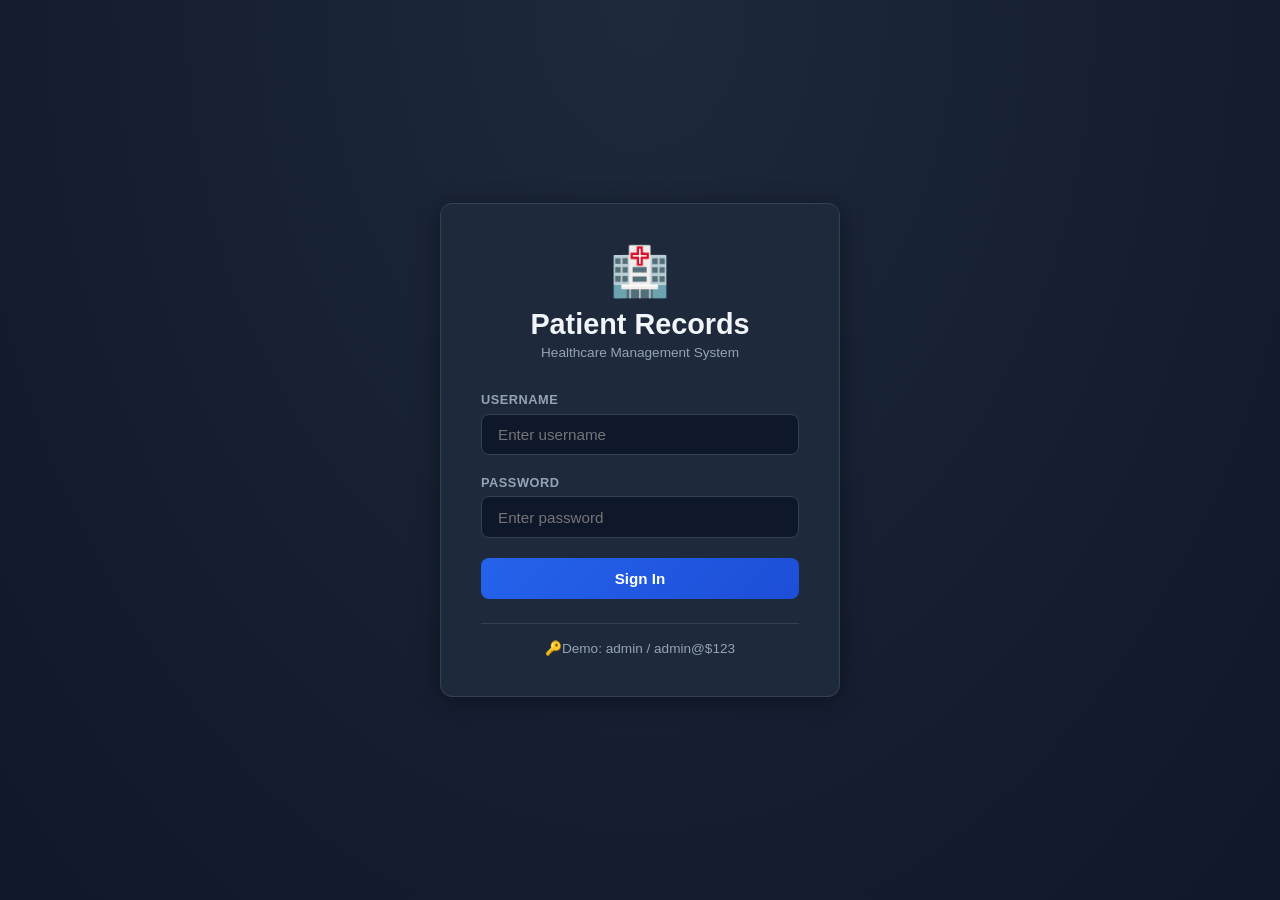
<file: index.html>
<!DOCTYPE html>
<html lang="en">
<head>
    <meta charset="UTF-8">
    <meta name="viewport" content="width=device-width, initial-scale=1.0">
    <title>Patient Records System</title>
    <link rel="stylesheet" href="style.css">
    <meta http-equiv="refresh" content="0; url=login.html">
</head>
<body>
    <div style="display:flex;align-items:center;justify-content:center;min-height:100vh;background:var(--bg-primary);">
        <div style="text-align:center;color:var(--text-secondary);">
            <div style="font-size:3rem;margin-bottom:1rem;">🏥</div>
            <p>Loading Patient Records System...</p>
            <p><a href="login.html" style="color:var(--primary);">Click here if not redirected</a></p>
        </div>
    </div>
</body>
</html>
</file>
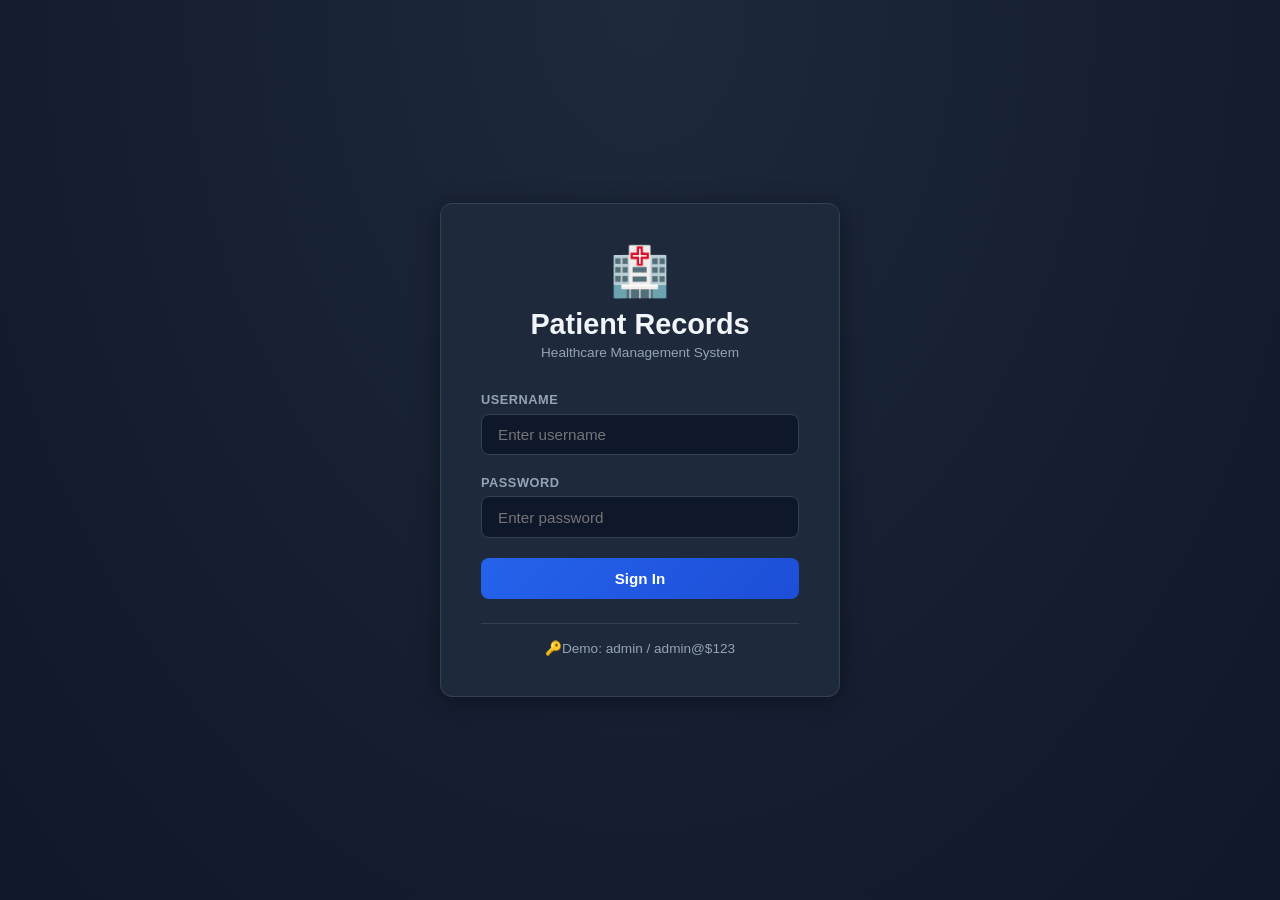
<file: appointment.html>
<!DOCTYPE html>
<html lang="en">
<head>
    <meta charset="UTF-8">
    <meta name="viewport" content="width=device-width, initial-scale=1.0">
    <title>Patient Records - Appointments</title>
    <link rel="stylesheet" href="style.css">
</head>
<body>
    <div class="app">
        <!-- Sidebar -->
        <aside class="sidebar">
            <div class="sidebar-brand">
                <span class="brand-icon">🏥</span>
                <span class="brand-text">Patient Records</span>
            </div>
            <nav class="sidebar-nav">
                <a href="dashboard.html">
                    <span class="icon">📊</span>
                    <span>Dashboard</span>
                </a>
                <a href="patient.html">
                    <span class="icon">👤</span>
                    <span>Patients</span>
                </a>
                <a href="appointment.html" class="active">
                    <span class="icon">📅</span>
                    <span>Appointments</span>
                </a>
                <a href="doctors.html">
                    <span class="icon">👨‍⚕️</span>
                    <span>Doctors</span>
                </a>
                <a href="history.html">
                    <span class="icon">📋</span>
                    <span>Medical History</span>
                </a>
                <a href="prescription.html">
                    <span class="icon">💊</span>
                    <span>Prescriptions</span>
                </a>
            </nav>
            <button class="logout-btn" onclick="logout()">
                <span class="icon">🚪</span>
                <span>Logout</span>
            </button>
        </aside>

        <!-- Main Content -->
        <main class="main-content">
            <div class="topbar">
                <div class="page-title">
                    <h2>📅 Appointments</h2>
                    <p>Schedule and manage appointments</p>
                </div>
                <div class="user-info">
                    <span id="usernameDisplay">Admin</span>
                    <div class="user-avatar">A</div>
                </div>
            </div>

            <!-- Appointment Table -->
            <div class="table-container">
                <div class="table-header">
                    <h3>All Appointments</h3>
                    <div class="table-actions">
                        <input type="date" id="filterDate" onchange="filterAppointments()">
                        <button class="btn btn-primary" onclick="openAppointmentModal()">+ Book Appointment</button>
                    </div>
                </div>
                <table>
                    <thead>
                        <tr>
                            <th>Patient</th>
                            <th>Doctor</th>
                            <th>Date</th>
                            <th>Time</th>
                            <th>Status</th>
                            <th>Actions</th>
                        </tr>
                    </thead>
                    <tbody id="appointmentsTable">
                        <tr>
                            <td colspan="6" style="text-align:center;color:var(--text-secondary);">Loading appointments...</td>
                        </tr>
                    </tbody>
                </table>
            </div>
        </main>
    </div>

    <!-- Appointment Modal -->
    <div class="modal-overlay" id="appointmentModal">
        <div class="modal">
            <div class="modal-header">
                <h3 id="appointmentModalTitle">Book Appointment</h3>
                <button class="modal-close" onclick="closeModal('appointmentModal')">×</button>
            </div>
            <form id="appointmentForm" onsubmit="saveAppointment(event)">
                <input type="hidden" id="editAppointmentId">
                <div class="form-group">
                    <label>Patient *</label>
                    <select id="appointmentPatient" required>
                        <option value="">Select Patient</option>
                    </select>
                </div>
                <div class="form-group">
                    <label>Doctor *</label>
                    <select id="appointmentDoctor" required>
                        <option value="">Select Doctor</option>
                    </select>
                </div>
                <div class="form-row">
                    <div class="form-group">
                        <label>Date *</label>
                        <input type="date" id="appointmentDate" required>
                    </div>
                    <div class="form-group">
                        <label>Time *</label>
                        <input type="time" id="appointmentTime" required>
                    </div>
                </div>
                <div class="form-group">
                    <label>Reason</label>
                    <input type="text" id="appointmentReason" placeholder="Reason for visit">
                </div>
                <div class="modal-actions">
                    <button type="button" class="btn btn-secondary" onclick="closeModal('appointmentModal')">Cancel</button>
                    <button type="submit" class="btn btn-primary">Save Appointment</button>
                </div>
            </form>
        </div>
    </div>

    <script src="script.js"></script>
</body>
</html>
</file>
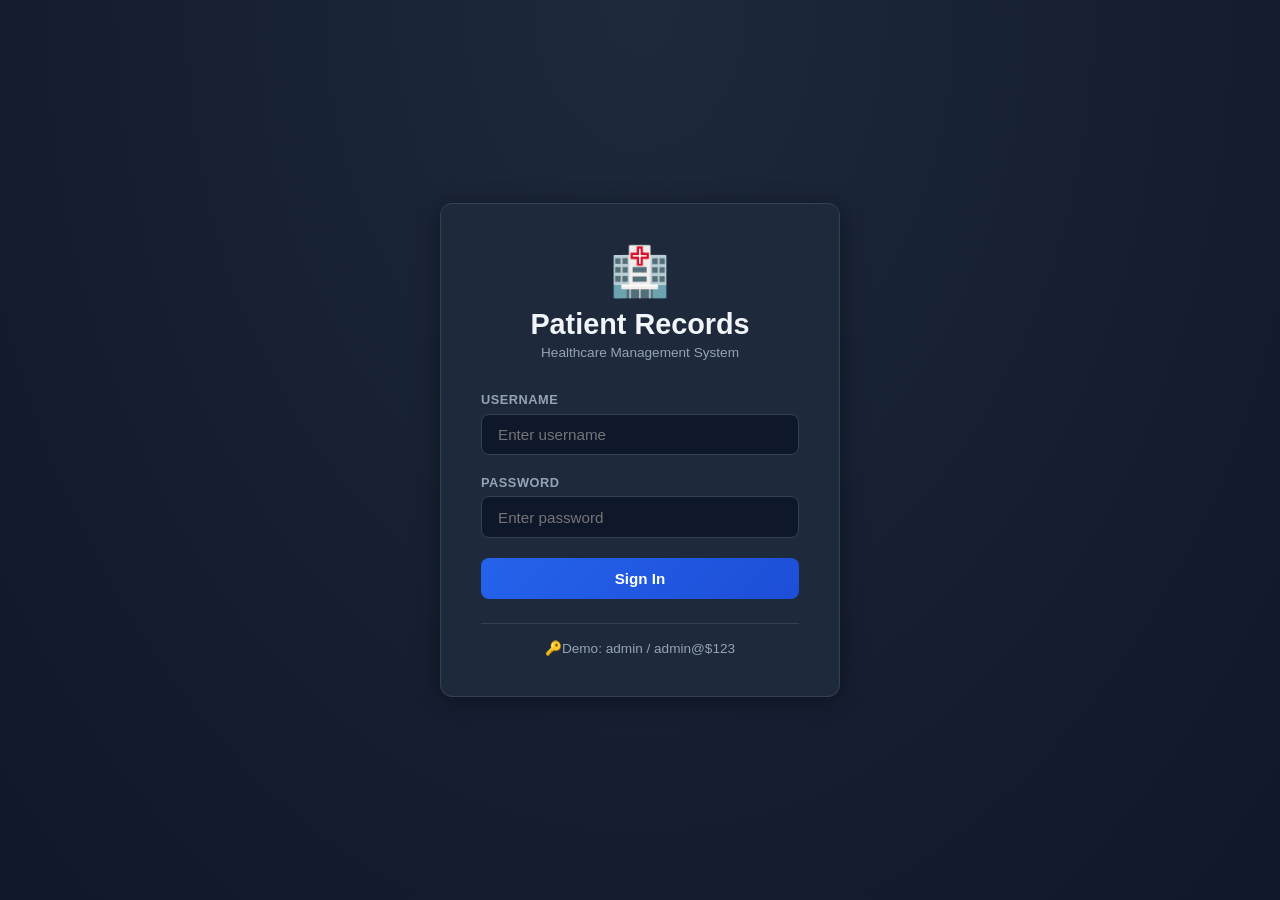
<file: dashboard.html>
<!DOCTYPE html>
<html lang="en">
<head>
    <meta charset="UTF-8">
    <meta name="viewport" content="width=device-width, initial-scale=1.0">
    <title>Patient Records - Dashboard</title>
    <link rel="stylesheet" href="style.css">
</head>
<body>
    <div class="app">
        <!-- Sidebar -->
        <aside class="sidebar">
            <div class="sidebar-brand">
                <span class="brand-icon">🏥</span>
                <span class="brand-text">Patient Records</span>
            </div>
            <nav class="sidebar-nav">
                <a href="dashboard.html" class="active">
                    <span class="icon">📊</span>
                    <span>Dashboard</span>
                </a>
                <a href="patient.html">
                    <span class="icon">👤</span>
                    <span>Patients</span>
                </a>
                <a href="appointment.html">
                    <span class="icon">📅</span>
                    <span>Appointments</span>
                </a>
                <a href="doctors.html">
                    <span class="icon">👨‍⚕️</span>
                    <span>Doctors</span>
                </a>
                <a href="history.html">
                    <span class="icon">📋</span>
                    <span>Medical History</span>
                </a>
                <a href="prescription.html">
                    <span class="icon">💊</span>
                    <span>Prescriptions</span>
                </a>
            </nav>
            <button class="logout-btn" onclick="logout()">
                <span class="icon">🚪</span>
                <span>Logout</span>
            </button>
        </aside>

        <!-- Main Content -->
        <main class="main-content">
            <!-- Top Bar -->
            <div class="topbar">
                <div class="page-title">
                    <h2>📊 Dashboard</h2>
                    <p>Overview of your healthcare facility</p>
                </div>
                <div class="user-info">
                    <span id="usernameDisplay">Admin</span>
                    <div class="user-avatar">A</div>
                </div>
            </div>

            <!-- Stats Grid -->
            <div class="stats-grid">
                <div class="stat-card">
                    <div class="stat-icon">👤</div>
                    <div class="stat-number" id="totalPatients">0</div>
                    <div class="stat-label">Total Patients</div>
                </div>
                <div class="stat-card">
                    <div class="stat-icon">📅</div>
                    <div class="stat-number" id="todayAppointments">0</div>
                    <div class="stat-label">Today's Appointments</div>
                </div>
                <div class="stat-card">
                    <div class="stat-icon">👨‍⚕️</div>
                    <div class="stat-number" id="totalDoctors">0</div>
                    <div class="stat-label">Active Doctors</div>
                </div>
                <div class="stat-card">
                    <div class="stat-icon">💊</div>
                    <div class="stat-number" id="activePrescriptions">0</div>
                    <div class="stat-label">Active Prescriptions</div>
                </div>
            </div>

            <!-- Recent Activity -->
            <div class="table-container">
                <div class="table-header">
                    <h3>📋 Recent Activity</h3>
                    <button class="btn btn-sm btn-primary" onclick="window.location.href='patient.html'">View All</button>
                </div>
                <table>
                    <thead>
                        <tr>
                            <th>Patient</th>
                            <th>Activity</th>
                            <th>Date</th>
                            <th>Status</th>
                        </tr>
                    </thead>
                    <tbody id="recentActivity">
                        <tr>
                            <td colspan="4" style="text-align:center;color:var(--text-secondary);">No recent activity</td>
                        </tr>
                    </tbody>
                </table>
            </div>
        </main>
    </div>
    <script src="script.js"></script>
</body>
</html>
</file>
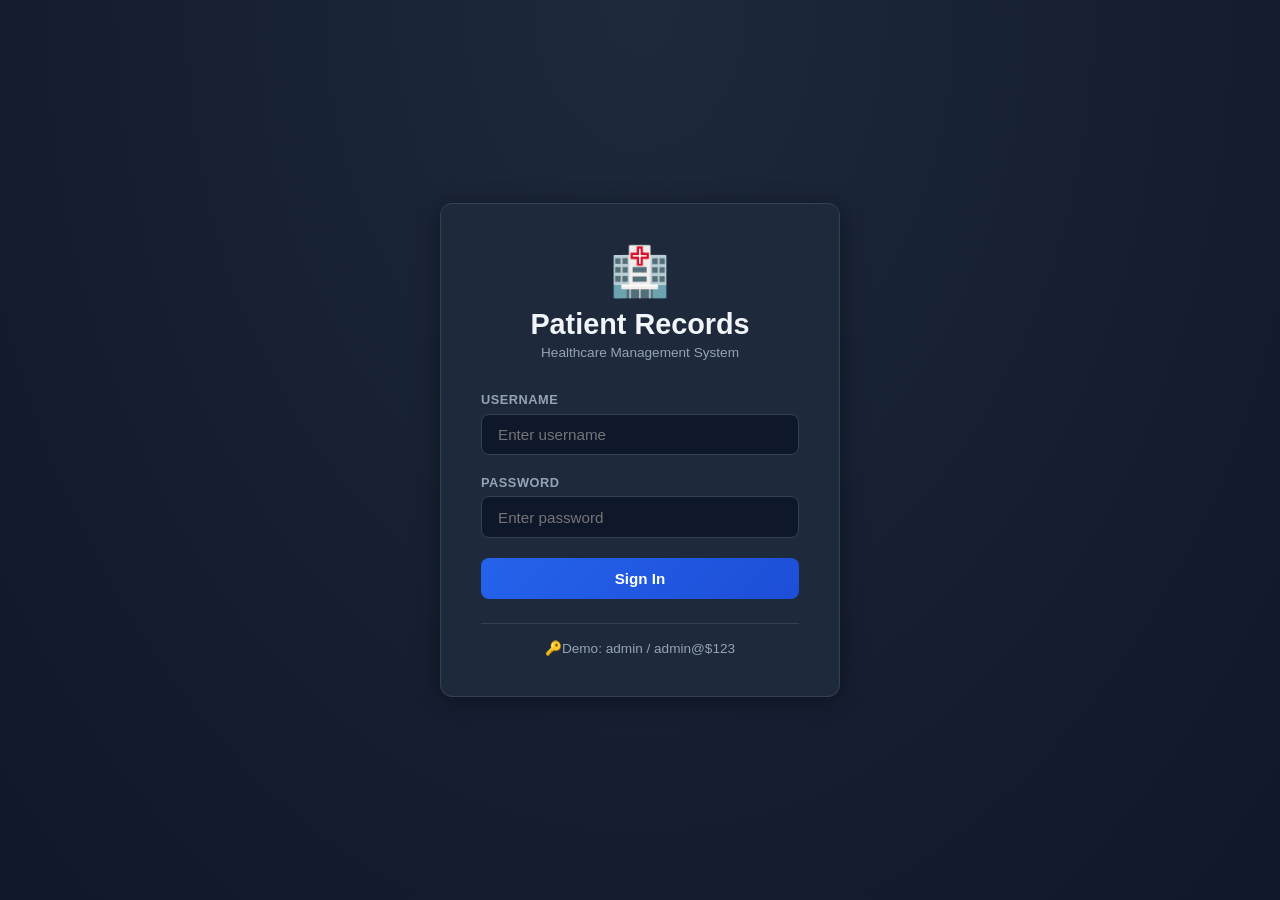
<file: doctors.html>
<!DOCTYPE html>
<html lang="en">
<head>
    <meta charset="UTF-8">
    <meta name="viewport" content="width=device-width, initial-scale=1.0">
    <title>Patient Records - Doctors</title>
    <link rel="stylesheet" href="style.css">
</head>
<body>
    <div class="app">
        <!-- Sidebar -->
        <aside class="sidebar">
            <div class="sidebar-brand">
                <span class="brand-icon">🏥</span>
                <span class="brand-text">Patient Records</span>
            </div>
            <nav class="sidebar-nav">
                <a href="dashboard.html">
                    <span class="icon">📊</span>
                    <span>Dashboard</span>
                </a>
                <a href="patient.html">
                    <span class="icon">👤</span>
                    <span>Patients</span>
                </a>
                <a href="appointment.html">
                    <span class="icon">📅</span>
                    <span>Appointments</span>
                </a>
                <a href="doctors.html" class="active">
                    <span class="icon">👨‍⚕️</span>
                    <span>Doctors</span>
                </a>
                <a href="history.html">
                    <span class="icon">📋</span>
                    <span>Medical History</span>
                </a>
                <a href="prescription.html">
                    <span class="icon">💊</span>
                    <span>Prescriptions</span>
                </a>
            </nav>
            <button class="logout-btn" onclick="logout()">
                <span class="icon">🚪</span>
                <span>Logout</span>
            </button>
        </aside>

        <!-- Main Content -->
        <main class="main-content">
            <div class="topbar">
                <div class="page-title">
                    <h2>👨‍⚕️ Doctors</h2>
                    <p>Manage doctor directory</p>
                </div>
                <div class="user-info">
                    <span id="usernameDisplay">Admin</span>
                    <div class="user-avatar">A</div>
                </div>
            </div>

            <!-- Doctors Table -->
            <div class="table-container">
                <div class="table-header">
                    <h3>All Doctors</h3>
                    <div class="table-actions">
                        <input type="text" id="searchDoctor" placeholder="🔍 Search doctors..." oninput="filterDoctors()">
                        <button class="btn btn-primary" onclick="openDoctorModal()">+ Add Doctor</button>
                    </div>
                </div>
                <table>
                    <thead>
                        <tr>
                            <th>Name</th>
                            <th>Specialty</th>
                            <th>Email</th>
                            <th>Phone</th>
                            <th>Available</th>
                            <th>Actions</th>
                        </tr>
                    </thead>
                    <tbody id="doctorsTable">
                        <tr>
                            <td colspan="6" style="text-align:center;color:var(--text-secondary);">Loading doctors...</td>
                        </tr>
                    </tbody>
                </table>
            </div>
        </main>
    </div>

    <!-- Doctor Modal -->
    <div class="modal-overlay" id="doctorModal">
        <div class="modal">
            <div class="modal-header">
                <h3 id="doctorModalTitle">Add Doctor</h3>
                <button class="modal-close" onclick="closeModal('doctorModal')">×</button>
            </div>
            <form id="doctorForm" onsubmit="saveDoctor(event)">
                <input type="hidden" id="editDoctorId">
                <div class="form-group">
                    <label>Full Name *</label>
                    <input type="text" id="doctorName" placeholder="Dr. Jane Smith" required>
                </div>
                <div class="form-group">
                    <label>Specialty *</label>
                    <select id="doctorSpecialty" required>
                        <option value="">Select Specialty</option>
                        <option value="Cardiology">Cardiology</option>
                        <option value="Dermatology">Dermatology</option>
                        <option value="Emergency Medicine">Emergency Medicine</option>
                        <option value="Endocrinology">Endocrinology</option>
                        <option value="Family Medicine">Family Medicine</option>
                        <option value="Gastroenterology">Gastroenterology</option>
                        <option value="Neurology">Neurology</option>
                        <option value="Obstetrics">Obstetrics</option>
                        <option value="Oncology">Oncology</option>
                        <option value="Ophthalmology">Ophthalmology</option>
                        <option value="Orthopedics">Orthopedics</option>
                        <option value="Pediatrics">Pediatrics</option>
                        <option value="Psychiatry">Psychiatry</option>
                        <option value="Pulmonology">Pulmonology</option>
                        <option value="Radiology">Radiology</option>
                        <option value="Surgery">Surgery</option>
                        <option value="Urology">Urology</option>
                    </select>
                </div>
                <div class="form-group">
                    <label>Email</label>
                    <input type="email" id="doctorEmail" placeholder="doctor@hospital.com">
                </div>
                <div class="form-group">
                    <label>Phone</label>
                    <input type="text" id="doctorPhone" placeholder="+1 234 567 890">
                </div>
                <div class="form-group">
                    <label>Available Days</label>
                    <input type="text" id="doctorAvailability" placeholder="Mon-Fri, 9:00 AM - 5:00 PM">
                </div>
                <div class="modal-actions">
                    <button type="button" class="btn btn-secondary" onclick="closeModal('doctorModal')">Cancel</button>
                    <button type="submit" class="btn btn-primary">Save Doctor</button>
                </div>
            </form>
        </div>
    </div>

    <script src="script.js"></script>
</body>
</html>
</file>
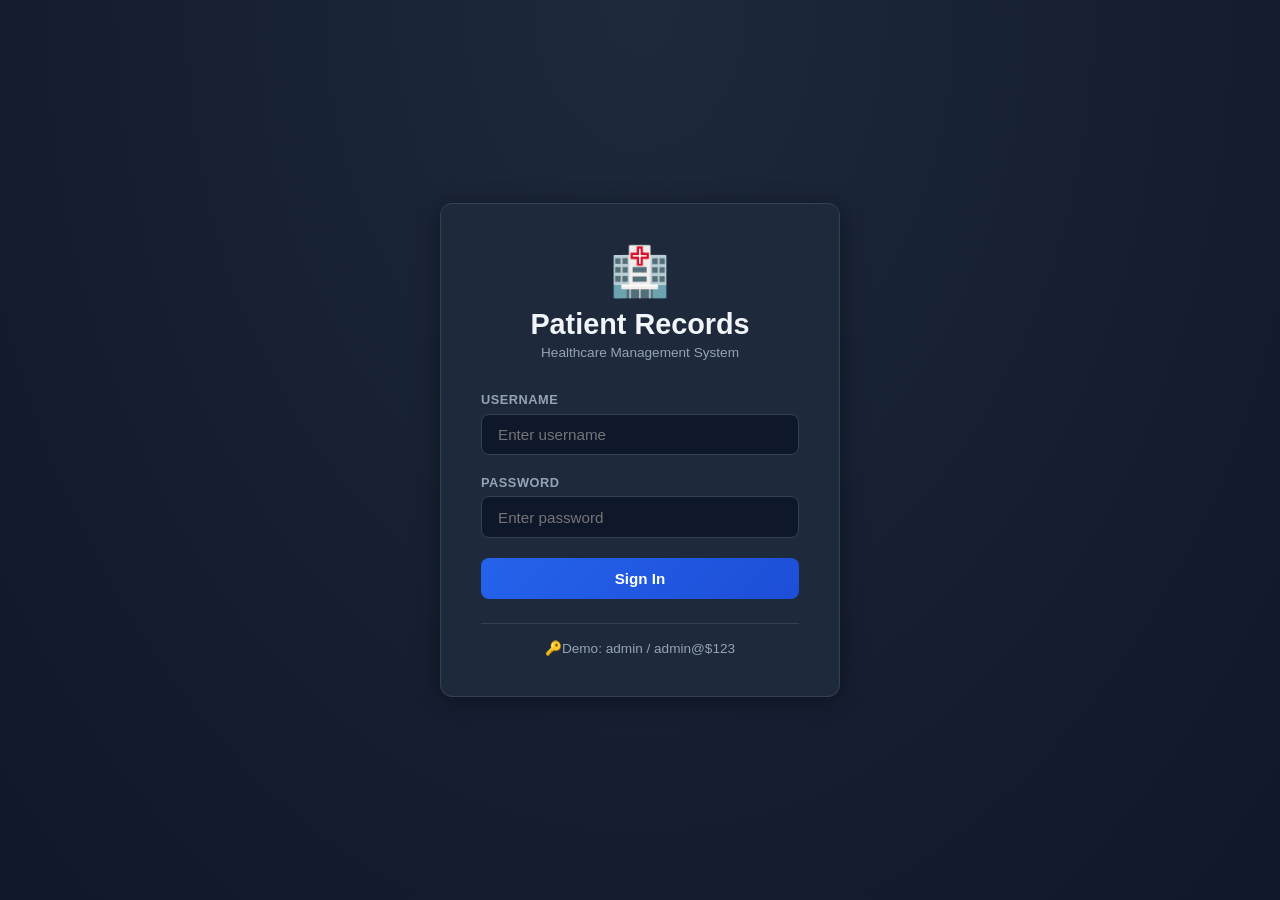
<file: history.html>
<!DOCTYPE html>
<html lang="en">
<head>
    <meta charset="UTF-8">
    <meta name="viewport" content="width=device-width, initial-scale=1.0">
    <title>Patient Records - Medical History</title>
    <link rel="stylesheet" href="style.css">
</head>
<body>
    <div class="app">
        <!-- Sidebar -->
        <aside class="sidebar">
            <div class="sidebar-brand">
                <span class="brand-icon">🏥</span>
                <span class="brand-text">Patient Records</span>
            </div>
            <nav class="sidebar-nav">
                <a href="dashboard.html">
                    <span class="icon">📊</span>
                    <span>Dashboard</span>
                </a>
                <a href="patient.html">
                    <span class="icon">👤</span>
                    <span>Patients</span>
                </a>
                <a href="appointment.html">
                    <span class="icon">📅</span>
                    <span>Appointments</span>
                </a>
                <a href="doctors.html">
                    <span class="icon">👨‍⚕️</span>
                    <span>Doctors</span>
                </a>
                <a href="history.html" class="active">
                    <span class="icon">📋</span>
                    <span>Medical History</span>
                </a>
                <a href="prescription.html">
                    <span class="icon">💊</span>
                    <span>Prescriptions</span>
                </a>
            </nav>
            <button class="logout-btn" onclick="logout()">
                <span class="icon">🚪</span>
                <span>Logout</span>
            </button>
        </aside>

        <!-- Main Content -->
        <main class="main-content">
            <div class="topbar">
                <div class="page-title">
                    <h2>📋 Medical History</h2>
                    <p>View and manage patient medical records</p>
                </div>
                <div class="user-info">
                    <span id="usernameDisplay">Admin</span>
                    <div class="user-avatar">A</div>
                </div>
            </div>

            <!-- Patient Selector -->
            <div class="filter-bar">
                <select id="historyPatientFilter" onchange="loadMedicalHistory()">
                    <option value="">Select Patient</option>
                </select>
                <button class="btn btn-primary" onclick="openRecordModal()">+ Add Record</button>
            </div>

            <!-- Timeline View -->
            <div class="timeline-container" id="timelineContainer">
                <div style="text-align:center;color:var(--text-secondary);padding:3rem;">
                    Select a patient to view their medical history
                </div>
            </div>
        </main>
    </div>

    <!-- Medical Record Modal -->
    <div class="modal-overlay" id="recordModal">
        <div class="modal">
            <div class="modal-header">
                <h3 id="recordModalTitle">Add Medical Record</h3>
                <button class="modal-close" onclick="closeModal('recordModal')">×</button>
            </div>
            <form id="recordForm" onsubmit="saveMedicalRecord(event)">
                <input type="hidden" id="editRecordId">
                <div class="form-group">
                    <label>Patient *</label>
                    <select id="recordPatient" required>
                        <option value="">Select Patient</option>
                    </select>
                </div>
                <div class="form-group">
                    <label>Diagnosis *</label>
                    <input type="text" id="recordDiagnosis" placeholder="e.g., Hypertension" required>
                </div>
                <div class="form-group">
                    <label>Treatment</label>
                    <input type="text" id="recordTreatment" placeholder="e.g., Prescribed medication">
                </div>
                <div class="form-group">
                    <label>Notes</label>
                    <textarea id="recordNotes" rows="3" placeholder="Additional notes..."></textarea>
                </div>
                <div class="modal-actions">
                    <button type="button" class="btn btn-secondary" onclick="closeModal('recordModal')">Cancel</button>
                    <button type="submit" class="btn btn-primary">Save Record</button>
                </div>
            </form>
        </div>
    </div>

    <script src="script.js"></script>
</body>
</html>
</file>
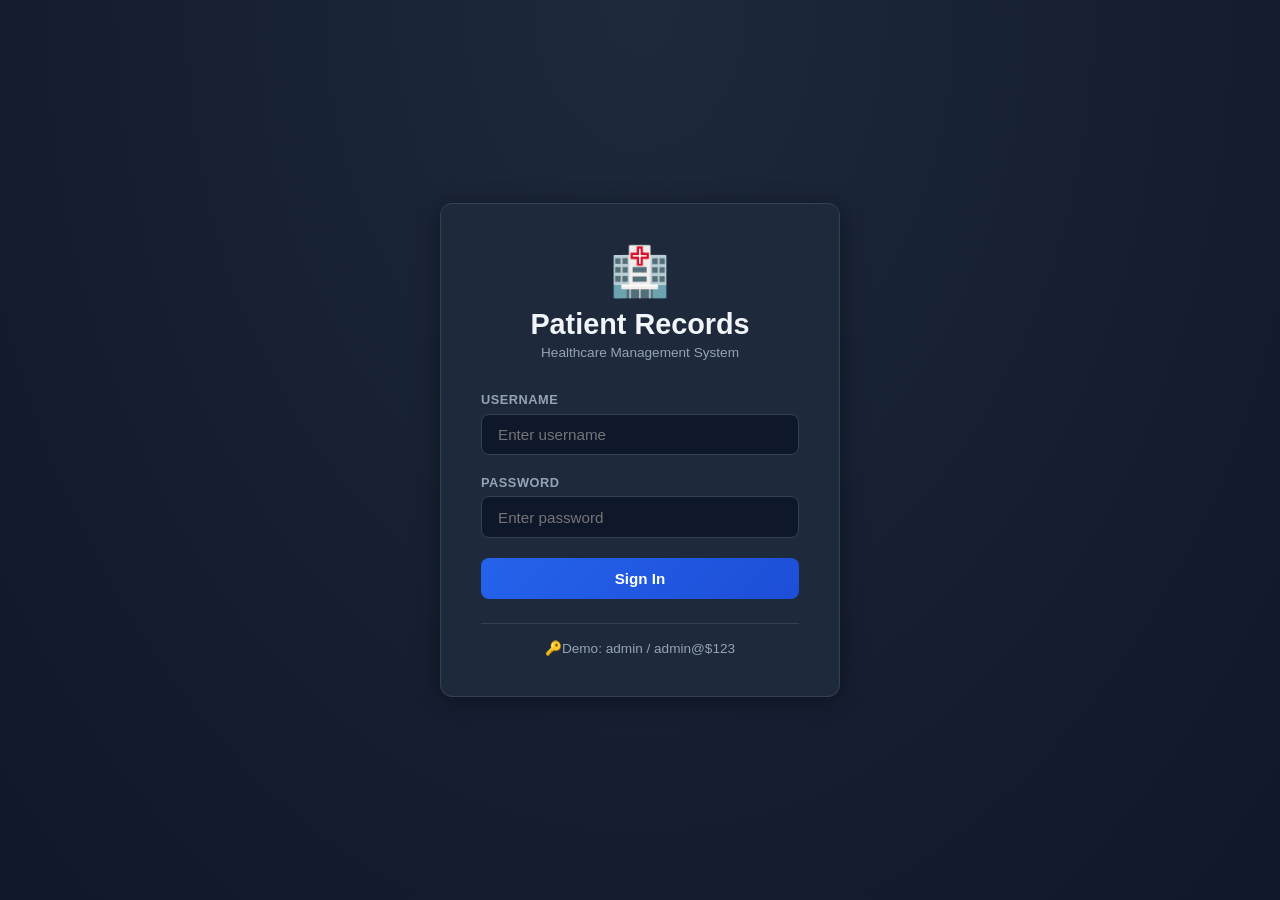
<file: login.html>
<!DOCTYPE html>
<html lang="en">
<head>
    <meta charset="UTF-8">
    <meta name="viewport" content="width=device-width, initial-scale=1.0">
    <title>Patient Records - Login</title>
    <link rel="stylesheet" href="style.css">
</head>
<body>
    <div class="login-page">
        <div class="login-card">
            <div class="login-header">
                <div class="logo">🏥</div>
                <h1>Patient Records</h1>
                <p>Healthcare Management System</p>
            </div>
            <form id="loginForm">
                <div class="form-group">
                    <label>Username</label>
                    <input type="text" id="username" placeholder="Enter username" required>
                </div>
                <div class="form-group">
                    <label>Password</label>
                    <input type="password" id="password" placeholder="Enter password"  required>
                </div>
                <button type="submit" class="btn-login">Sign In</button>
            </form>
            <div class="login-footer">
                🔑Demo: admin / admin@$123
            </div>
        </div>
    </div>
    <script src="script.js"></script>
</body>
</html>
</file>
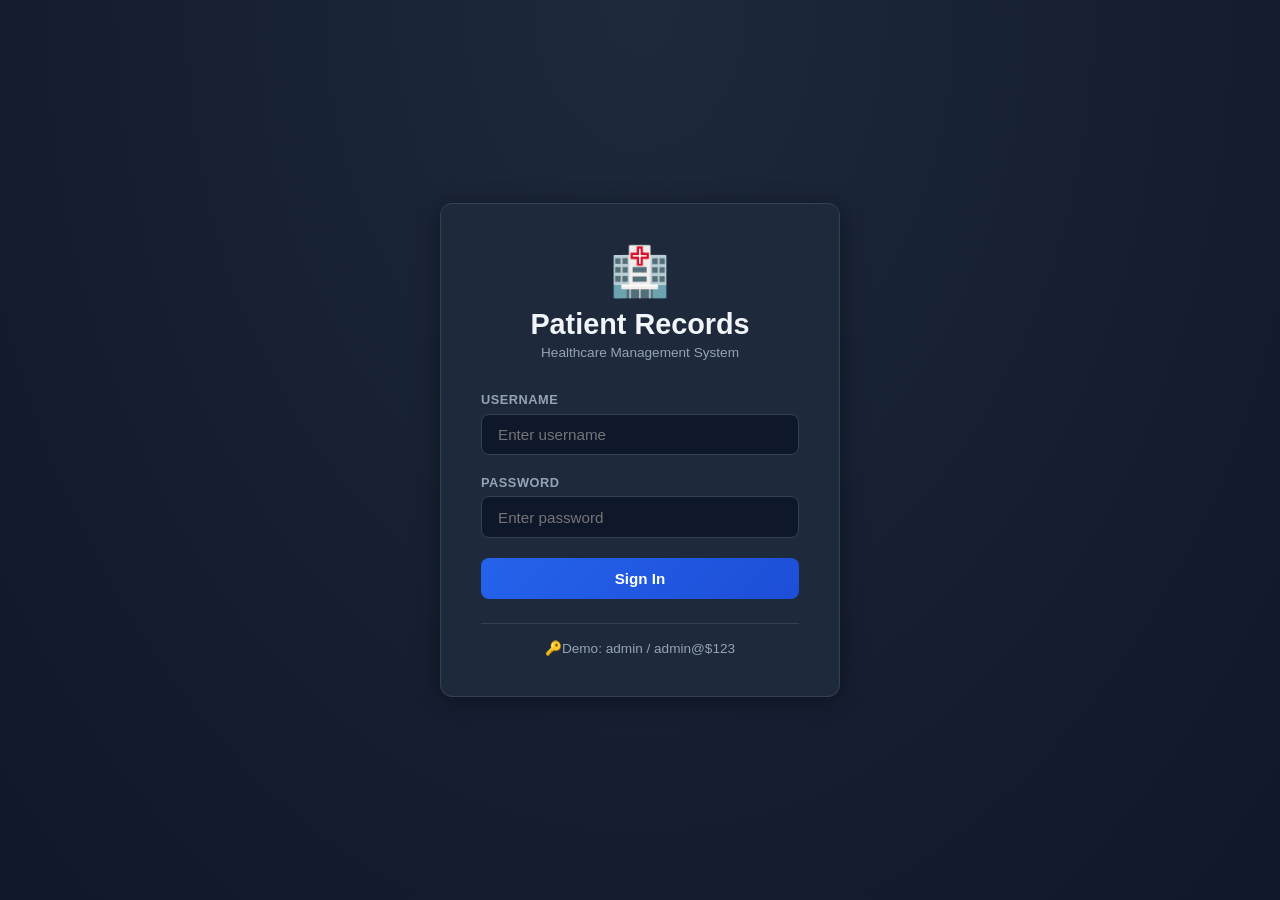
<file: patient.html>
<!DOCTYPE html>
<html lang="en">
<head>
    <meta charset="UTF-8">
    <meta name="viewport" content="width=device-width, initial-scale=1.0">
    <title>Patient Records - Patients</title>
    <link rel="stylesheet" href="style.css">
</head>
<body>
    <div class="app">
        <!-- Sidebar -->
        <aside class="sidebar">
            <div class="sidebar-brand">
                <span class="brand-icon">🏥</span>
                <span class="brand-text">Patient Records</span>
            </div>
            <nav class="sidebar-nav">
                <a href="dashboard.html">
                    <span class="icon">📊</span>
                    <span>Dashboard</span>
                </a>
                <a href="patient.html" class="active">
                    <span class="icon">👤</span>
                    <span>Patients</span>
                </a>
                <a href="appointment.html">
                    <span class="icon">📅</span>
                    <span>Appointments</span>
                </a>
                <a href="doctors.html">
                    <span class="icon">👨‍⚕️</span>
                    <span>Doctors</span>
                </a>
                <a href="history.html">
                    <span class="icon">📋</span>
                    <span>Medical History</span>
                </a>
                <a href="prescription.html">
                    <span class="icon">💊</span>
                    <span>Prescriptions</span>
                </a>
            </nav>
            <button class="logout-btn" onclick="logout()">
                <span class="icon">🚪</span>
                <span>Logout</span>
            </button>
        </aside>

        <!-- Main Content -->
        <main class="main-content">
            <div class="topbar">
                <div class="page-title">
                    <h2>👤 Patients</h2>
                    <p>Manage patient records</p>
                </div>
                <div class="user-info">
                    <span id="usernameDisplay">Admin</span>
                    <div class="user-avatar">A</div>
                </div>
            </div>

            <!-- Patient Table -->
            <div class="table-container">
                <div class="table-header">
                    <h3>All Patients</h3>
                    <div class="table-actions">
                        <input type="text" id="searchPatient" placeholder="🔍 Search patients..." oninput="filterPatients()">
                        <button class="btn btn-primary" onclick="openPatientModal()">+ Add Patient</button>
                    </div>
                </div>
                <table>
                    <thead>
                        <tr>
                            <th>Name</th>
                            <th>ID</th>
                            <th>Contact</th>
                            <th>Emergency Contact</th>
                            <th>Insurance</th>
                            <th>Status</th>
                            <th>Actions</th>
                        </tr>
                    </thead>
                    <tbody id="patientsTable">
                        <tr>
                            <td colspan="7" style="text-align:center;color:var(--text-secondary);">Loading patients...</td>
                        </tr>
                    </tbody>
                </table>
            </div>
        </main>
    </div>

    <!-- Patient Modal -->
    <div class="modal-overlay" id="patientModal">
        <div class="modal">
            <div class="modal-header">
                <h3 id="patientModalTitle">Add Patient</h3>
                <button class="modal-close" onclick="closeModal('patientModal')">×</button>
            </div>
            <form id="patientForm" onsubmit="savePatient(event)">
                <input type="hidden" id="editPatientId">
                <div class="form-row">
                    <div class="form-group">
                        <label>Full Name *</label>
                        <input type="text" id="patientName" placeholder="John Doe" required>
                    </div>
                    <div class="form-group">
                        <label>Date of Birth</label>
                        <input type="date" id="patientDob">
                    </div>
                </div>
                <div class="form-group">
                    <label>Email</label>
                    <input type="email" id="patientEmail" placeholder="patient@email.com">
                </div>
                <div class="form-row">
                    <div class="form-group">
                        <label>Phone</label>
                        <input type="text" id="patientPhone" placeholder="+1 234 567 890">
                    </div>
                    <div class="form-group">
                        <label>Emergency Contact</label>
                        <input type="text" id="patientEmergency" placeholder="+1 234 567 891">
                    </div>
                </div>
                <div class="form-group">
                    <label>Insurance Provider</label>
                    <input type="text" id="patientInsurance" placeholder="Insurance company">
                </div>
                <div class="form-group">
                    <label>Insurance Policy #</label>
                    <input type="text" id="patientPolicy" placeholder="Policy number">
                </div>
                <div class="form-group">
                    <label>Allergies (separate with commas)</label>
                    <input type="text" id="patientAllergies" placeholder="Peanuts, Penicillin, Latex">
                </div>
                <div class="modal-actions">
                    <button type="button" class="btn btn-secondary" onclick="closeModal('patientModal')">Cancel</button>
                    <button type="submit" class="btn btn-primary">Save Patient</button>
                </div>
            </form>
        </div>
    </div>

    <script src="script.js"></script>
</body>
</html>
</file>
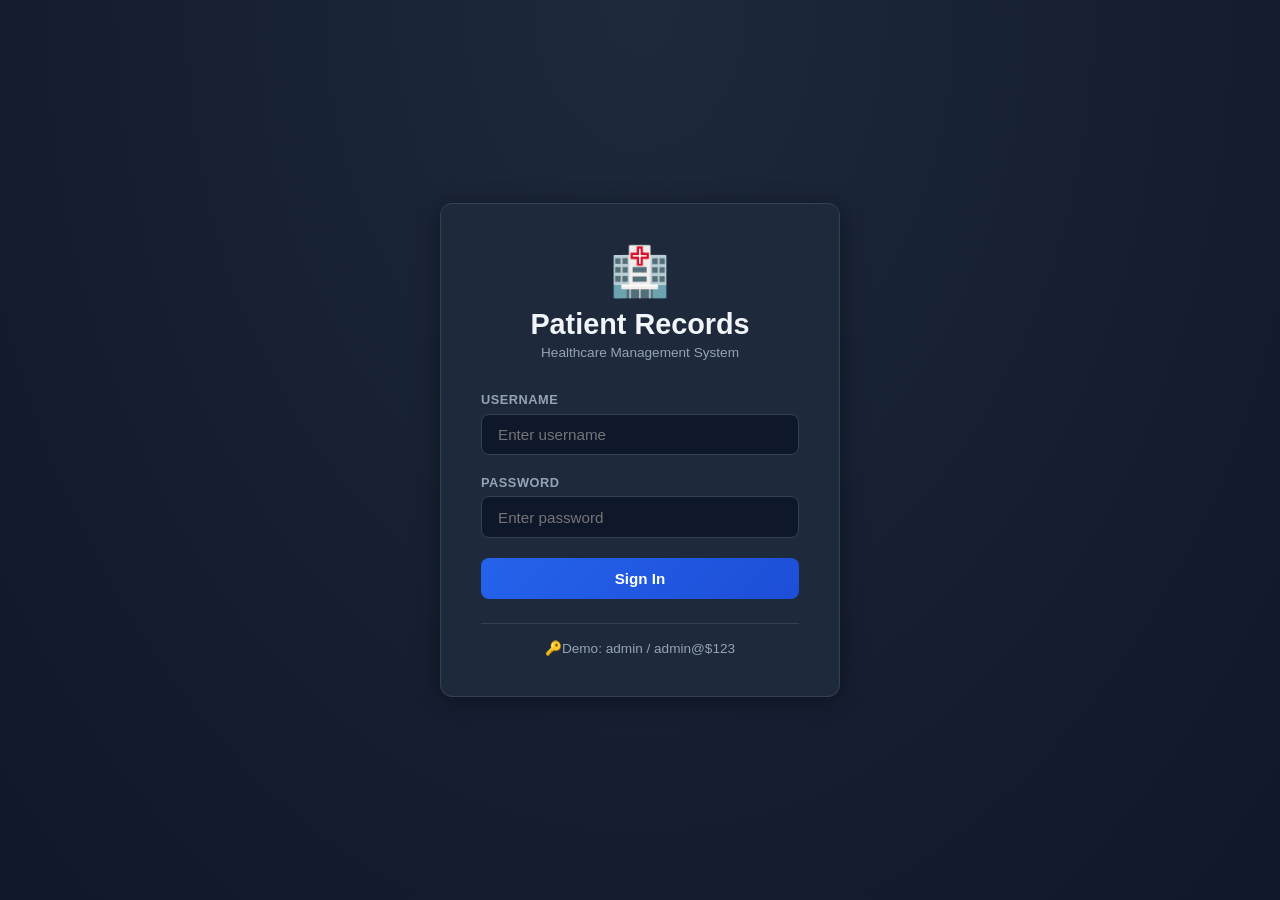
<file: prescription.html>
<!DOCTYPE html>
<html lang="en">
<head>
    <meta charset="UTF-8">
    <meta name="viewport" content="width=device-width, initial-scale=1.0">
    <title>Patient Records - Prescriptions</title>
    <link rel="stylesheet" href="style.css">
</head>
<body>
    <div class="app">
        <!-- Sidebar -->
        <aside class="sidebar">
            <div class="sidebar-brand">
                <span class="brand-icon">🏥</span>
                <span class="brand-text">Patient Records</span>
            </div>
            <nav class="sidebar-nav">
                <a href="dashboard.html">
                    <span class="icon">📊</span>
                    <span>Dashboard</span>
                </a>
                <a href="patient.html">
                    <span class="icon">👤</span>
                    <span>Patients</span>
                </a>
                <a href="appointment.html">
                    <span class="icon">📅</span>
                    <span>Appointments</span>
                </a>
                <a href="doctors.html">
                    <span class="icon">👨‍⚕️</span>
                    <span>Doctors</span>
                </a>
                <a href="history.html">
                    <span class="icon">📋</span>
                    <span>Medical History</span>
                </a>
                <a href="prescription.html" class="active">
                    <span class="icon">💊</span>
                    <span>Prescriptions</span>
                </a>
            </nav>
            <button class="logout-btn" onclick="logout()">
                <span class="icon">🚪</span>
                <span>Logout</span>
            </button>
        </aside>

        <!-- Main Content -->
        <main class="main-content">
            <div class="topbar">
                <div class="page-title">
                    <h2>💊 Prescriptions</h2>
                    <p>Manage patient prescriptions</p>
                </div>
                <div class="user-info">
                    <span id="usernameDisplay">Admin</span>
                    <div class="user-avatar">A</div>
                </div>
            </div>

            <!-- Prescriptions Table -->
            <div class="table-container">
                <div class="table-header">
                    <h3>All Prescriptions</h3>
                    <div class="table-actions">
                        <input type="text" id="searchPrescription" placeholder="🔍 Search prescriptions..." oninput="filterPrescriptions()">
                        <button class="btn btn-primary" onclick="openPrescriptionModal()">+ Add Prescription</button>
                    </div>
                </div>
                <table>
                    <thead>
                        <tr>
                            <th>Patient</th>
                            <th>Medication</th>
                            <th>Dosage</th>
                            <th>Refill</th>
                            <th>Status</th>
                            <th>Actions</th>
                        </tr>
                    </thead>
                    <tbody id="prescriptionsTable">
                        <tr>
                            <td colspan="6" style="text-align:center;color:var(--text-secondary);">Loading prescriptions...</td>
                        </tr>
                    </tbody>
                </table>
            </div>
        </main>
    </div>

    <!-- Prescription Modal -->
    <div class="modal-overlay" id="prescriptionModal">
        <div class="modal">
            <div class="modal-header">
                <h3 id="prescriptionModalTitle">Add Prescription</h3>
                <button class="modal-close" onclick="closeModal('prescriptionModal')">×</button>
            </div>
            <form id="prescriptionForm" onsubmit="savePrescription(event)">
                <input type="hidden" id="editPrescriptionId">
                <div class="form-group">
                    <label>Patient *</label>
                    <select id="prescriptionPatient" required>
                        <option value="">Select Patient</option>
                    </select>
                </div>
                <div class="form-group">
                    <label>Doctor *</label>
                    <select id="prescriptionDoctor" required>
                        <option value="">Select Doctor</option>
                    </select>
                </div>
                <div class="form-group">
                    <label>Medication *</label>
                    <input type="text" id="prescriptionMedication" placeholder="e.g., Lisinopril" required>
                </div>
                <div class="form-row">
                    <div class="form-group">
                        <label>Dosage</label>
                        <input type="text" id="prescriptionDosage" placeholder="e.g., 10mg">
                    </div>
                    <div class="form-group">
                        <label>Refill Date</label>
                        <input type="date" id="prescriptionRefill">
                    </div>
                </div>
                <div class="form-group">
                    <label>Instructions</label>
                    <input type="text" id="prescriptionInstructions" placeholder="Take once daily with food">
                </div>
                <div class="modal-actions">
                    <button type="button" class="btn btn-secondary" onclick="closeModal('prescriptionModal')">Cancel</button>
                    <button type="submit" class="btn btn-primary">Save Prescription</button>
                </div>
            </form>
        </div>
    </div>

    <script src="script.js"></script>
</body>
</html>
</file>
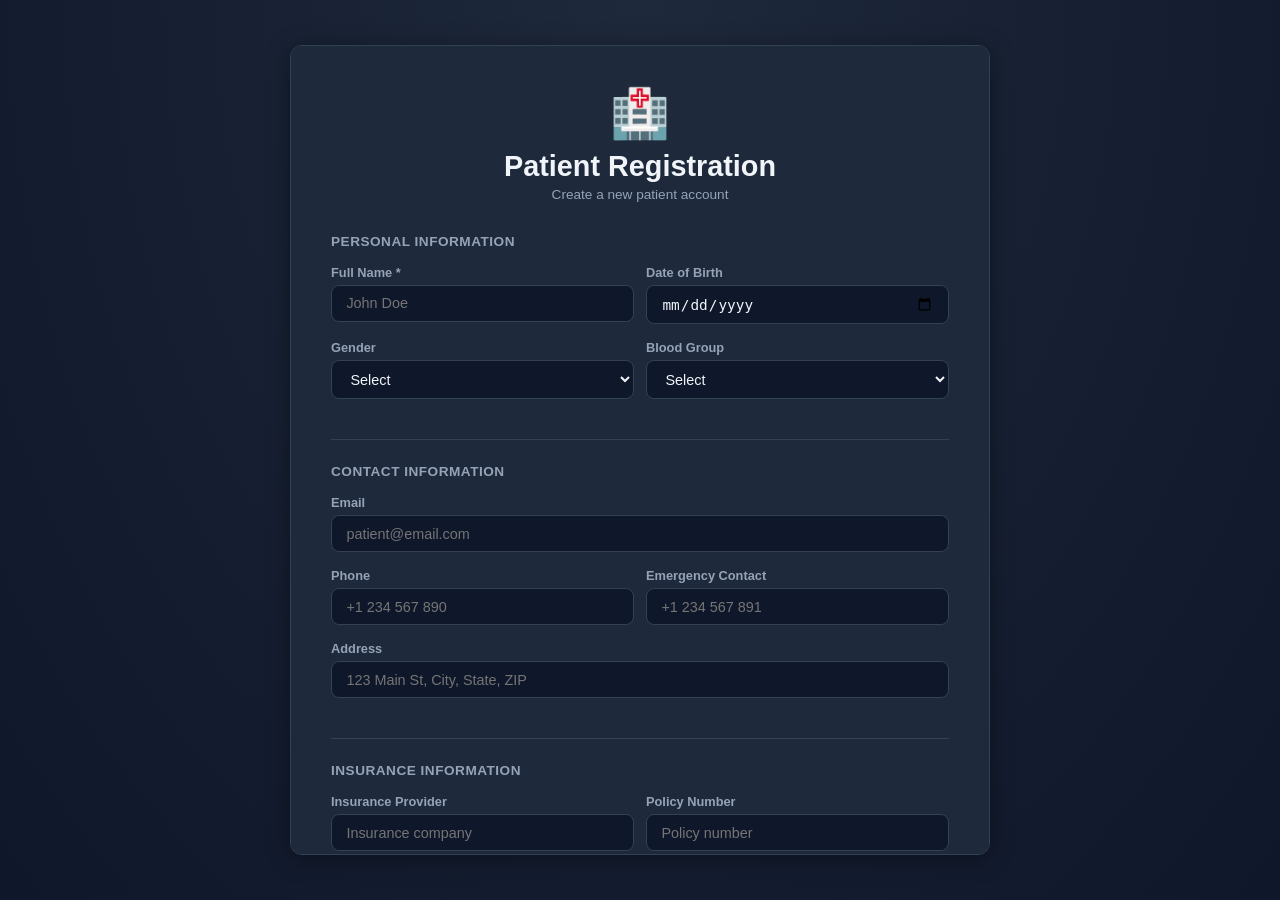
<file: register.html>
<!DOCTYPE html>
<html lang="en">
<head>
    <meta charset="UTF-8">
    <meta name="viewport" content="width=device-width, initial-scale=1.0">
    <title>Patient Records - Register</title>
    <link rel="stylesheet" href="style.css">
</head>
<body>
    <div class="register-page">
        <div class="register-card">
            <div class="register-header">
                <div class="logo">🏥</div>
                <h1>Patient Registration</h1>
                <p>Create a new patient account</p>
            </div>
            
            <form id="registerForm">
                <!-- Personal Information -->
                <div class="form-section">
                    <h4>Personal Information</h4>
                    <div class="form-row">
                        <div class="form-group">
                            <label>Full Name *</label>
                            <input type="text" id="regName" placeholder="John Doe" required>
                        </div>
                        <div class="form-group">
                            <label>Date of Birth</label>
                            <input type="date" id="regDob">
                        </div>
                    </div>
                    <div class="form-row">
                        <div class="form-group">
                            <label>Gender</label>
                            <select id="regGender">
                                <option value="">Select</option>
                                <option value="Male">Male</option>
                                <option value="Female">Female</option>
                                <option value="Other">Other</option>
                            </select>
                        </div>
                        <div class="form-group">
                            <label>Blood Group</label>
                            <select id="regBloodGroup">
                                <option value="">Select</option>
                                <option value="A+">A+</option>
                                <option value="A-">A-</option>
                                <option value="B+">B+</option>
                                <option value="B-">B-</option>
                                <option value="AB+">AB+</option>
                                <option value="AB-">AB-</option>
                                <option value="O+">O+</option>
                                <option value="O-">O-</option>
                            </select>
                        </div>
                    </div>
                </div>

                <!-- Contact Information -->
                <div class="form-section">
                    <h4>Contact Information</h4>
                    <div class="form-group">
                        <label>Email</label>
                        <input type="email" id="regEmail" placeholder="patient@email.com">
                    </div>
                    <div class="form-row">
                        <div class="form-group">
                            <label>Phone</label>
                            <input type="text" id="regPhone" placeholder="+1 234 567 890">
                        </div>
                        <div class="form-group">
                            <label>Emergency Contact</label>
                            <input type="text" id="regEmergency" placeholder="+1 234 567 891">
                        </div>
                    </div>
                    <div class="form-group">
                        <label>Address</label>
                        <input type="text" id="regAddress" placeholder="123 Main St, City, State, ZIP">
                    </div>
                </div>

                <!-- Insurance Information -->
                <div class="form-section">
                    <h4>Insurance Information</h4>
                    <div class="form-row">
                        <div class="form-group">
                            <label>Insurance Provider</label>
                            <input type="text" id="regInsurance" placeholder="Insurance company">
                        </div>
                        <div class="form-group">
                            <label>Policy Number</label>
                            <input type="text" id="regPolicy" placeholder="Policy number">
                        </div>
                    </div>
                    <div class="form-row">
                        <div class="form-group">
                            <label>Insurance Expiry</label>
                            <input type="date" id="regInsuranceExpiry">
                        </div>
                        <div class="form-group">
                            <label>Group Number</label>
                            <input type="text" id="regGroupNumber" placeholder="Group number">
                        </div>
                    </div>
                </div>

                <!-- Medical Information -->
                <div class="form-section">
                    <h4>Medical Information</h4>
                    <div class="form-group">
                        <label>Allergies (separate with commas)</label>
                        <input type="text" id="regAllergies" placeholder="Peanuts, Penicillin, Latex">
                    </div>
                    <div class="form-group">
                        <label>Current Medications</label>
                        <input type="text" id="regMedications" placeholder="Lisinopril 10mg, Metformin 500mg">
                    </div>
                    <div class="form-group">
                        <label>Pre-existing Conditions</label>
                        <input type="text" id="regConditions" placeholder="Hypertension, Diabetes">
                    </div>
                </div>

                <!-- Account Setup -->
                <div class="form-section">
                    <h4>Account Setup</h4>
                    <div class="form-group">
                        <label>Username *</label>
                        <input type="text" id="regUsername" placeholder="Choose a username" required>
                    </div>
                    <div class="form-group">
                        <label>Password *</label>
                        <input type="password" id="regPassword" placeholder="Create a password" required>
                    </div>
                </div>

                <button type="submit" class="btn-register">Register Patient</button>
            </form>

            <div class="register-footer">
                Already have an account? <a href="login.html">Login here</a>
            </div>
        </div>
    </div>

    <script src="script.js"></script>
</body>
</html>
</file>
<file: style.css>
/* ================================================================
   PATIENT RECORDS SYSTEM - COMPLETE STYLES
   Version: 2.0 (with Registration)
   ================================================================ */

/* ===== RESET & VARIABLES ===== */
* {
    margin: 0;
    padding: 0;
    box-sizing: border-box;
}

:root {
    --primary: #2563eb;
    --primary-dark: #1d4ed8;
    --primary-light: #60a5fa;
    --secondary: #64748b;
    --success: #22c55e;
    --danger: #ef4444;
    --warning: #f59e0b;
    --info: #3b82f6;
    --bg-primary: #0f172a;
    --bg-secondary: #1e293b;
    --bg-card: #1e293b;
    --bg-input: #0f172a;
    --bg-hover: rgba(255, 255, 255, 0.05);
    --text-primary: #f1f5f9;
    --text-secondary: #94a3b8;
    --text-muted: #64748b;
    --border-color: #334155;
    --shadow: 0 4px 24px rgba(0, 0, 0, 0.4);
    --radius: 12px;
    --transition: 0.3s cubic-bezier(0.4, 0, 0.2, 1);
    --sidebar-width: 240px;
}

/* ===== BODY ===== */
body {
    font-family: -apple-system, BlinkMacSystemFont, 'Segoe UI', Roboto, sans-serif;
    background: var(--bg-primary);
    color: var(--text-primary);
    min-height: 100vh;
}

/* ===== LOGIN PAGE ===== */
.login-page {
    min-height: 100vh;
    display: flex;
    align-items: center;
    justify-content: center;
    padding: 1.5rem;
    background: radial-gradient(ellipse at top, #1e293b, #0f172a);
}

.login-card {
    background: var(--bg-card);
    border: 1px solid var(--border-color);
    border-radius: var(--radius);
    padding: 2.5rem;
    width: 100%;
    max-width: 400px;
    box-shadow: var(--shadow);
}

.login-header {
    text-align: center;
    margin-bottom: 2rem;
}

.login-header .logo {
    font-size: 3rem;
    display: block;
    margin-bottom: 0.5rem;
}

.login-header h1 {
    font-size: 1.8rem;
    font-weight: 700;
}

.login-header p {
    color: var(--text-secondary);
    font-size: 0.85rem;
    margin-top: 0.25rem;
}

.login-card .form-group {
    margin-bottom: 1.25rem;
}

.login-card label {
    display: block;
    font-size: 0.8rem;
    font-weight: 600;
    color: var(--text-secondary);
    margin-bottom: 0.4rem;
    text-transform: uppercase;
    letter-spacing: 0.5px;
}

.login-card input {
    width: 100%;
    padding: 0.7rem 1rem;
    border-radius: 8px;
    border: 1px solid var(--border-color);
    background: var(--bg-input);
    color: var(--text-primary);
    font-size: 0.95rem;
    transition: var(--transition);
    outline: none;
}

.login-card input:focus {
    border-color: var(--primary);
    box-shadow: 0 0 0 3px rgba(37, 99, 235, 0.15);
}

.btn-login {
    width: 100%;
    padding: 0.75rem;
    border: none;
    border-radius: 8px;
    background: linear-gradient(135deg, var(--primary), var(--primary-dark));
    color: white;
    font-weight: 600;
    font-size: 0.95rem;
    cursor: pointer;
    transition: var(--transition);
}

.btn-login:hover {
    transform: translateY(-2px);
    box-shadow: 0 4px 20px rgba(37, 99, 235, 0.3);
}

.login-footer {
    text-align: center;
    margin-top: 1.5rem;
    padding-top: 1rem;
    border-top: 1px solid var(--border-color);
    color: var(--text-secondary);
    font-size: 0.85rem;
}

.login-footer a {
    color: var(--primary-light);
    text-decoration: none;
}

.login-footer a:hover {
    text-decoration: underline;
}

/* ===== REGISTER PAGE ===== */
.register-page {
    min-height: 100vh;
    display: flex;
    align-items: center;
    justify-content: center;
    padding: 2rem 1.5rem;
    background: radial-gradient(ellipse at top, #1e293b, #0f172a);
}

.register-card {
    background: var(--bg-card);
    border: 1px solid var(--border-color);
    border-radius: var(--radius);
    padding: 2.5rem;
    width: 100%;
    max-width: 700px;
    box-shadow: var(--shadow);
    max-height: 90vh;
    overflow-y: auto;
}

.register-header {
    text-align: center;
    margin-bottom: 2rem;
}

.register-header .logo {
    font-size: 3rem;
    display: block;
    margin-bottom: 0.5rem;
}

.register-header h1 {
    font-size: 1.8rem;
    font-weight: 700;
}

.register-header p {
    color: var(--text-secondary);
    font-size: 0.85rem;
    margin-top: 0.25rem;
}

.form-section {
    margin-bottom: 1.5rem;
    padding-bottom: 1.5rem;
    border-bottom: 1px solid var(--border-color);
}

.form-section:last-child {
    border-bottom: none;
    margin-bottom: 0;
    padding-bottom: 0;
}

.form-section h4 {
    color: var(--text-secondary);
    font-size: 0.85rem;
    font-weight: 600;
    text-transform: uppercase;
    letter-spacing: 0.5px;
    margin-bottom: 1rem;
}

.register-card .form-group {
    margin-bottom: 1rem;
}

.register-card label {
    display: block;
    font-size: 0.8rem;
    font-weight: 600;
    color: var(--text-secondary);
    margin-bottom: 0.3rem;
}

.register-card input,
.register-card select {
    width: 100%;
    padding: 0.6rem 0.9rem;
    border-radius: 8px;
    border: 1px solid var(--border-color);
    background: var(--bg-input);
    color: var(--text-primary);
    font-size: 0.9rem;
    transition: var(--transition);
    outline: none;
}

.register-card input:focus,
.register-card select:focus {
    border-color: var(--primary);
    box-shadow: 0 0 0 3px rgba(37, 99, 235, 0.1);
}

.register-card .form-row {
    display: flex;
    gap: 0.75rem;
}

.register-card .form-row .form-group {
    flex: 1;
}

.btn-register {
    width: 100%;
    padding: 0.75rem;
    border: none;
    border-radius: 8px;
    background: linear-gradient(135deg, var(--success), #16a34a);
    color: white;
    font-weight: 600;
    font-size: 0.95rem;
    cursor: pointer;
    transition: var(--transition);
    margin-top: 0.5rem;
}

.btn-register:hover {
    transform: translateY(-2px);
    box-shadow: 0 4px 20px rgba(34, 197, 94, 0.3);
}

.register-footer {
    text-align: center;
    margin-top: 1.5rem;
    padding-top: 1rem;
    border-top: 1px solid var(--border-color);
    color: var(--text-secondary);
    font-size: 0.85rem;
}

.register-footer a {
    color: var(--primary-light);
    text-decoration: none;
}

.register-footer a:hover {
    text-decoration: underline;
}

/* ===== APP LAYOUT ===== */
.app {
    display: flex;
    min-height: 100vh;
}

/* ===== SIDEBAR ===== */
.sidebar {
    width: var(--sidebar-width);
    background: var(--bg-secondary);
    border-right: 1px solid var(--border-color);
    padding: 1.5rem 1rem;
    position: fixed;
    top: 0;
    left: 0;
    bottom: 0;
    overflow-y: auto;
    z-index: 100;
    transition: var(--transition);
}

.sidebar-brand {
    display: flex;
    align-items: center;
    gap: 0.75rem;
    padding-bottom: 1.5rem;
    margin-bottom: 1.5rem;
    border-bottom: 1px solid var(--border-color);
}

.sidebar-brand .brand-icon {
    font-size: 1.8rem;
}

.sidebar-brand .brand-text {
    font-size: 1.2rem;
    font-weight: 700;
    background: linear-gradient(135deg, var(--primary-light), var(--primary));
    background-clip: text;
    -webkit-text-fill-color: transparent;
}

.sidebar-nav {
    list-style: none;
}

.sidebar-nav a {
    display: flex;
    align-items: center;
    gap: 0.75rem;
    padding: 0.65rem 1rem;
    border-radius: 8px;
    color: var(--text-secondary);
    text-decoration: none;
    transition: var(--transition);
    font-size: 0.9rem;
    cursor: pointer;
}

.sidebar-nav a:hover {
    background: var(--bg-hover);
    color: var(--text-primary);
}

.sidebar-nav a.active {
    background: rgba(37, 99, 235, 0.15);
    color: var(--primary-light);
}

.sidebar-nav a .icon {
    font-size: 1.2rem;
    width: 24px;
    text-align: center;
}

.logout-btn {
    position: absolute;
    bottom: 1.5rem;
    left: 1rem;
    right: 1rem;
    display: flex;
    align-items: center;
    gap: 0.75rem;
    padding: 0.65rem 1rem;
    border-radius: 8px;
    border: 1px solid var(--border-color);
    background: transparent;
    color: var(--text-secondary);
    cursor: pointer;
    transition: var(--transition);
    font-size: 0.9rem;
    font-family: inherit;
    width: calc(100% - 2rem);
}

.logout-btn:hover {
    background: rgba(239, 68, 68, 0.1);
    border-color: var(--danger);
    color: var(--danger);
}

.logout-btn .icon {
    font-size: 1.2rem;
}

/* ===== MAIN CONTENT ===== */
.main-content {
    margin-left: var(--sidebar-width);
    flex: 1;
    padding: 1.5rem 2rem;
    min-height: 100vh;
}

/* ===== TOP BAR ===== */
.topbar {
    display: flex;
    justify-content: space-between;
    align-items: center;
    padding-bottom: 1.5rem;
    margin-bottom: 2rem;
    border-bottom: 1px solid var(--border-color);
    flex-wrap: wrap;
    gap: 1rem;
}

.page-title h2 {
    font-size: 1.5rem;
    font-weight: 700;
}

.page-title p {
    color: var(--text-secondary);
    font-size: 0.85rem;
    margin-top: 0.1rem;
}

.user-info {
    display: flex;
    align-items: center;
    gap: 0.75rem;
    color: var(--text-secondary);
    font-size: 0.9rem;
}

.user-avatar {
    width: 36px;
    height: 36px;
    border-radius: 50%;
    background: linear-gradient(135deg, var(--primary), var(--primary-dark));
    display: flex;
    align-items: center;
    justify-content: center;
    font-weight: 700;
    font-size: 0.9rem;
    color: white;
}

/* ===== STATS GRID ===== */
.stats-grid {
    display: grid;
    grid-template-columns: repeat(auto-fit, minmax(200px, 1fr));
    gap: 1.25rem;
    margin-bottom: 2rem;
}

.stat-card {
    background: var(--bg-card);
    border: 1px solid var(--border-color);
    border-radius: var(--radius);
    padding: 1.25rem;
    transition: var(--transition);
}

.stat-card:hover {
    border-color: var(--primary);
    transform: translateY(-2px);
}

.stat-card .stat-icon {
    font-size: 1.5rem;
    margin-bottom: 0.5rem;
}

.stat-card .stat-number {
    font-size: 1.8rem;
    font-weight: 700;
}

.stat-card .stat-label {
    color: var(--text-secondary);
    font-size: 0.8rem;
    margin-top: 0.15rem;
}

/* ===== TABLE ===== */
.table-container {
    background: var(--bg-card);
    border: 1px solid var(--border-color);
    border-radius: var(--radius);
    overflow: hidden;
    margin-top: 1.5rem;
}

.table-header {
    display: flex;
    justify-content: space-between;
    align-items: center;
    padding: 1rem 1.5rem;
    border-bottom: 1px solid var(--border-color);
    flex-wrap: wrap;
    gap: 0.75rem;
}

.table-header h3 {
    font-size: 1.1rem;
}

.table-actions {
    display: flex;
    gap: 0.5rem;
    flex-wrap: wrap;
    align-items: center;
}

.table-actions input,
.table-actions select {
    padding: 0.4rem 1rem;
    border-radius: 8px;
    border: 1px solid var(--border-color);
    background: var(--bg-input);
    color: var(--text-primary);
    font-size: 0.85rem;
    outline: none;
    transition: var(--transition);
    min-width: 150px;
}

.table-actions input:focus,
.table-actions select:focus {
    border-color: var(--primary);
}

/* ===== BUTTONS ===== */
.btn {
    padding: 0.4rem 1.2rem;
    border: none;
    border-radius: 8px;
    font-weight: 600;
    font-size: 0.8rem;
    cursor: pointer;
    transition: var(--transition);
    font-family: inherit;
    display: inline-flex;
    align-items: center;
    gap: 0.4rem;
}

.btn-primary {
    background: var(--primary);
    color: white;
}
.btn-primary:hover {
    background: var(--primary-dark);
    transform: translateY(-1px);
}

.btn-secondary {
    background: var(--secondary);
    color: white;
}
.btn-secondary:hover {
    background: #475569;
}

.btn-success {
    background: var(--success);
    color: white;
}
.btn-success:hover {
    background: #16a34a;
}

.btn-danger {
    background: var(--danger);
    color: white;
}
.btn-danger:hover {
    background: #dc2626;
}

.btn-warning {
    background: var(--warning);
    color: #0f172a;
}
.btn-warning:hover {
    background: #d97706;
}

.btn-sm {
    padding: 0.2rem 0.8rem;
    font-size: 0.7rem;
}

/* ===== TABLE STYLES ===== */
table {
    width: 100%;
    border-collapse: collapse;
}

table thead {
    background: rgba(255, 255, 255, 0.02);
}

table th {
    text-align: left;
    padding: 0.7rem 1.5rem;
    font-size: 0.7rem;
    text-transform: uppercase;
    letter-spacing: 0.5px;
    color: var(--text-secondary);
    font-weight: 600;
}

table td {
    padding: 0.7rem 1.5rem;
    border-top: 1px solid var(--border-color);
    font-size: 0.9rem;
}

table tbody tr:hover {
    background: var(--bg-hover);
}

/* ===== BADGES ===== */
.badge {
    padding: 0.15rem 0.6rem;
    border-radius: 20px;
    font-size: 0.65rem;
    font-weight: 600;
    text-transform: uppercase;
    letter-spacing: 0.3px;
}

.badge-success {
    background: rgba(34, 197, 94, 0.15);
    color: var(--success);
}
.badge-danger {
    background: rgba(239, 68, 68, 0.15);
    color: var(--danger);
}
.badge-warning {
    background: rgba(245, 158, 11, 0.15);
    color: var(--warning);
}
.badge-info {
    background: rgba(59, 130, 246, 0.15);
    color: var(--info);
}
.badge-secondary {
    background: rgba(100, 116, 139, 0.15);
    color: var(--secondary);
}

/* ===== MODAL ===== */
.modal-overlay {
    display: none;
    position: fixed;
    top: 0;
    left: 0;
    right: 0;
    bottom: 0;
    background: rgba(0, 0, 0, 0.7);
    backdrop-filter: blur(4px);
    z-index: 1000;
    align-items: center;
    justify-content: center;
    padding: 1.5rem;
}

.modal-overlay.active {
    display: flex;
}

.modal {
    background: var(--bg-card);
    border: 1px solid var(--border-color);
    border-radius: var(--radius);
    padding: 2rem;
    max-width: 520px;
    width: 100%;
    max-height: 90vh;
    overflow-y: auto;
    animation: modalSlide 0.3s ease;
}

@keyframes modalSlide {
    from {
        opacity: 0;
        transform: translateY(-20px) scale(0.95);
    }
    to {
        opacity: 1;
        transform: translateY(0) scale(1);
    }
}

.modal-header {
    display: flex;
    justify-content: space-between;
    align-items: center;
    margin-bottom: 1.5rem;
}

.modal-header h3 {
    font-size: 1.2rem;
}

.modal-close {
    background: none;
    border: none;
    color: var(--text-secondary);
    font-size: 1.5rem;
    cursor: pointer;
    transition: var(--transition);
    padding: 0 0.5rem;
}

.modal-close:hover {
    color: var(--text-primary);
}

.modal .form-group {
    margin-bottom: 1rem;
}

.modal .form-group label {
    display: block;
    font-size: 0.8rem;
    font-weight: 600;
    color: var(--text-secondary);
    margin-bottom: 0.3rem;
}

.modal .form-group input,
.modal .form-group select,
.modal .form-group textarea {
    width: 100%;
    padding: 0.6rem 0.9rem;
    border-radius: 8px;
    border: 1px solid var(--border-color);
    background: var(--bg-input);
    color: var(--text-primary);
    font-size: 0.9rem;
    outline: none;
    transition: var(--transition);
    font-family: inherit;
}

.modal .form-group input:focus,
.modal .form-group select:focus,
.modal .form-group textarea:focus {
    border-color: var(--primary);
    box-shadow: 0 0 0 3px rgba(37, 99, 235, 0.1);
}

.modal .form-group textarea {
    resize: vertical;
    min-height: 80px;
}

.form-row {
    display: flex;
    gap: 0.75rem;
    flex-wrap: wrap;
}

.form-row .form-group {
    flex: 1;
    min-width: 120px;
}

.modal-actions {
    display: flex;
    gap: 0.75rem;
    margin-top: 1.5rem;
    justify-content: flex-end;
}

/* ===== FILTER BAR ===== */
.filter-bar {
    display: flex;
    gap: 0.75rem;
    flex-wrap: wrap;
    margin-bottom: 1.5rem;
    padding: 1rem;
    background: var(--bg-card);
    border: 1px solid var(--border-color);
    border-radius: var(--radius);
}

.filter-bar select,
.filter-bar input {
    padding: 0.5rem 1rem;
    border-radius: 8px;
    border: 1px solid var(--border-color);
    background: var(--bg-input);
    color: var(--text-primary);
    font-size: 0.85rem;
    outline: none;
    min-width: 180px;
}

.filter-bar select:focus,
.filter-bar input:focus {
    border-color: var(--primary);
}

/* ===== TIMELINE ===== */
.timeline-container {
    background: var(--bg-card);
    border: 1px solid var(--border-color);
    border-radius: var(--radius);
    padding: 1.5rem;
    min-height: 300px;
}

.timeline-item {
    display: flex;
    gap: 1rem;
    padding: 1rem 0;
    border-bottom: 1px solid var(--border-color);
}

.timeline-item:last-child {
    border-bottom: none;
}

.timeline-item .timeline-date {
    min-width: 120px;
    color: var(--text-secondary);
    font-size: 0.85rem;
}

.timeline-item .timeline-content {
    flex: 1;
}

.timeline-item .timeline-content h4 {
    font-size: 1rem;
    margin-bottom: 0.2rem;
}

.timeline-item .timeline-content p {
    color: var(--text-secondary);
    font-size: 0.85rem;
}

/* ===== SCROLLBAR ===== */
::-webkit-scrollbar {
    width: 6px;
    height: 6px;
}

::-webkit-scrollbar-track {
    background: var(--bg-primary);
}

::-webkit-scrollbar-thumb {
    background: var(--border-color);
    border-radius: 10px;
}

::-webkit-scrollbar-thumb:hover {
    background: var(--secondary);
}

/* ================================================================
   RESPONSIVE
   ================================================================ */

@media (max-width: 768px) {
    .sidebar {
        width: 60px;
        padding: 1rem 0.5rem;
    }

    .sidebar-brand .brand-text,
    .sidebar-nav a span:not(.icon),
    .logout-btn span:not(.icon) {
        display: none;
    }

    .sidebar-nav a {
        justify-content: center;
        padding: 0.65rem;
    }

    .sidebar-nav a .icon {
        font-size: 1.4rem;
    }

    .logout-btn {
        justify-content: center;
        left: 0.5rem;
        right: 0.5rem;
        padding: 0.65rem;
        width: calc(100% - 1rem);
    }

    .main-content {
        margin-left: 60px;
        padding: 1rem;
    }

    .stats-grid {
        grid-template-columns: 1fr 1fr;
    }

    .table-header {
        flex-direction: column;
        align-items: stretch;
    }

    .table-actions input {
        min-width: 100%;
    }

    .form-row {
        flex-direction: column;
    }

    .form-row .form-group {
        min-width: unset;
    }

    .filter-bar {
        flex-direction: column;
    }

    .filter-bar select,
    .filter-bar input {
        min-width: 100%;
    }
    
    .register-card {
        padding: 1.5rem;
        max-height: 95vh;
    }
    
    .register-card .form-row {
        flex-direction: column;
        gap: 0;
    }
    
    .register-card .form-row .form-group {
        flex: unset;
    }
}

@media (max-width: 480px) {
    .stats-grid {
        grid-template-columns: 1fr;
    }

    .topbar {
        flex-direction: column;
        align-items: stretch;
    }

    .modal {
        padding: 1.5rem;
        margin: 0.5rem;
    }

    table {
        font-size: 0.8rem;
    }

    table th,
    table td {
        padding: 0.5rem 0.8rem;
    }

    .login-card {
        padding: 1.5rem;
    }
    
    .register-card {
        padding: 1rem;
    }
    
    .register-header h1 {
        font-size: 1.4rem;
    }
}
</file>
